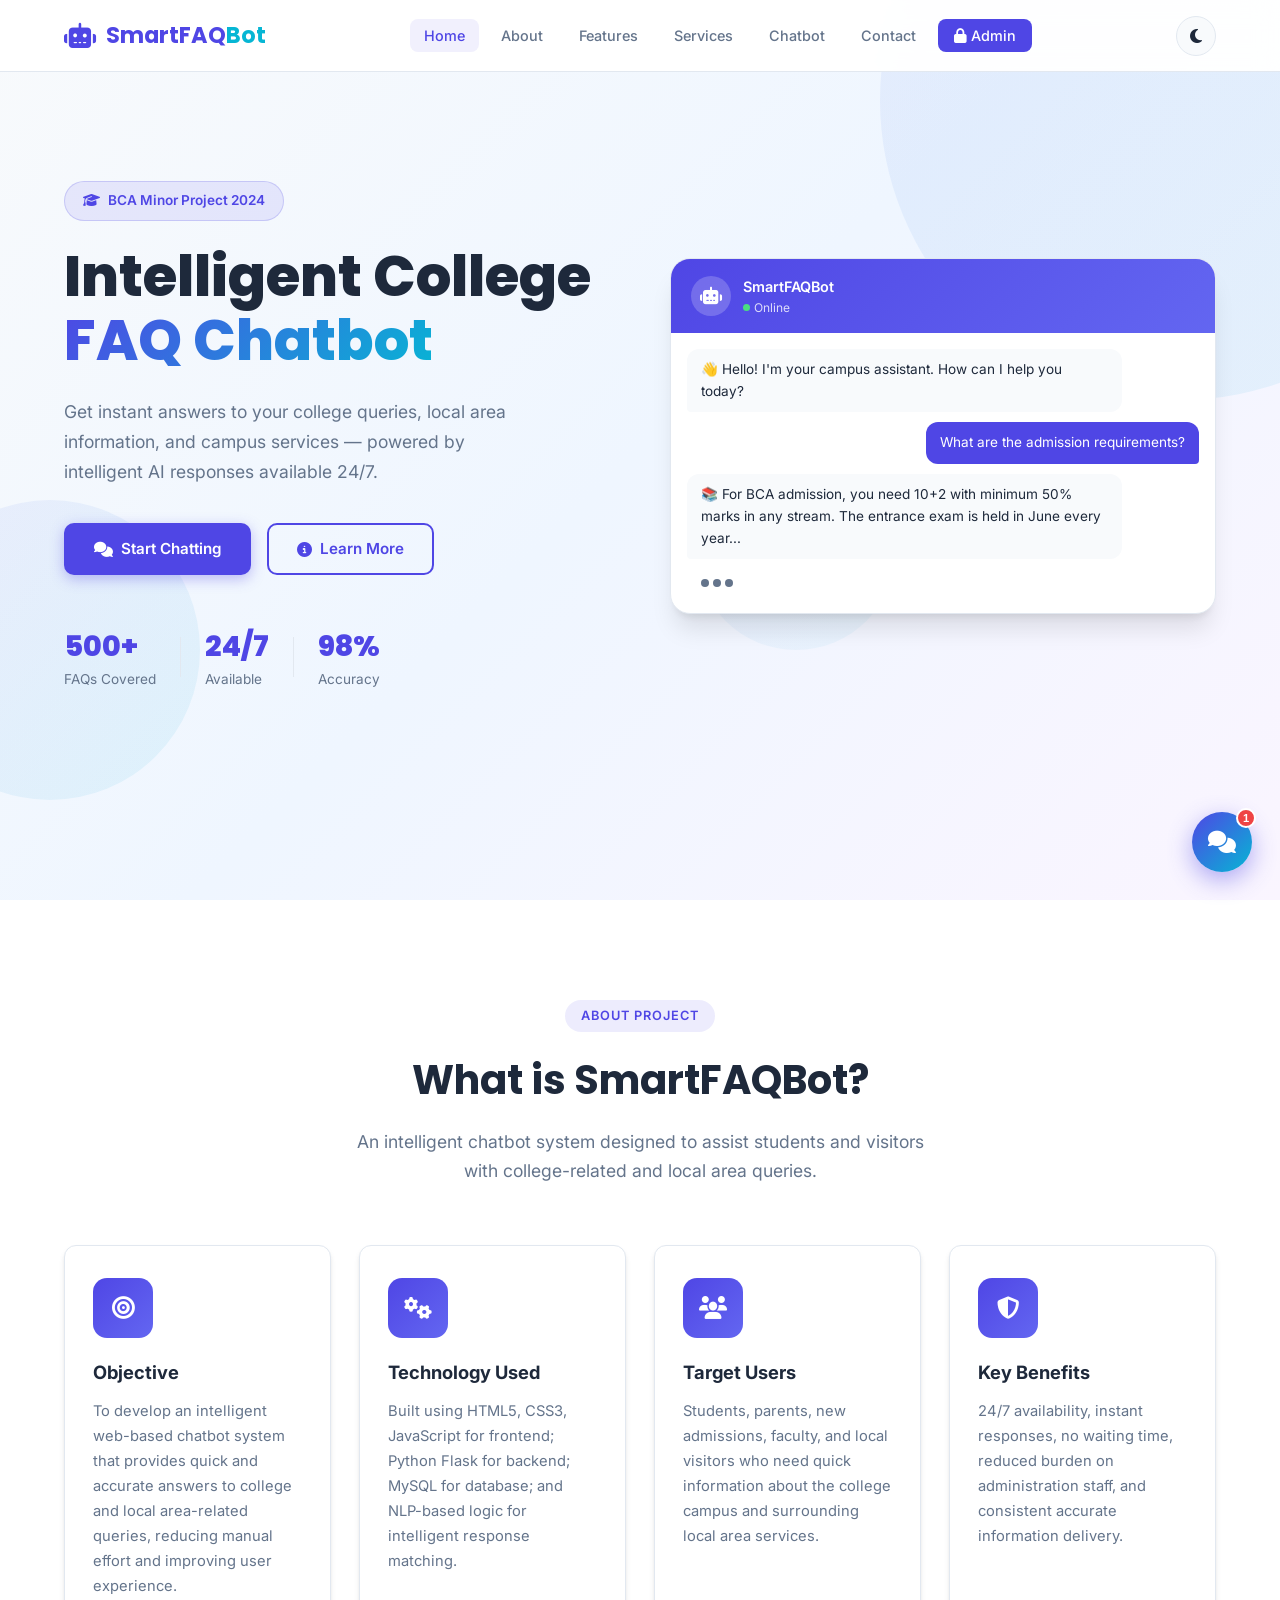
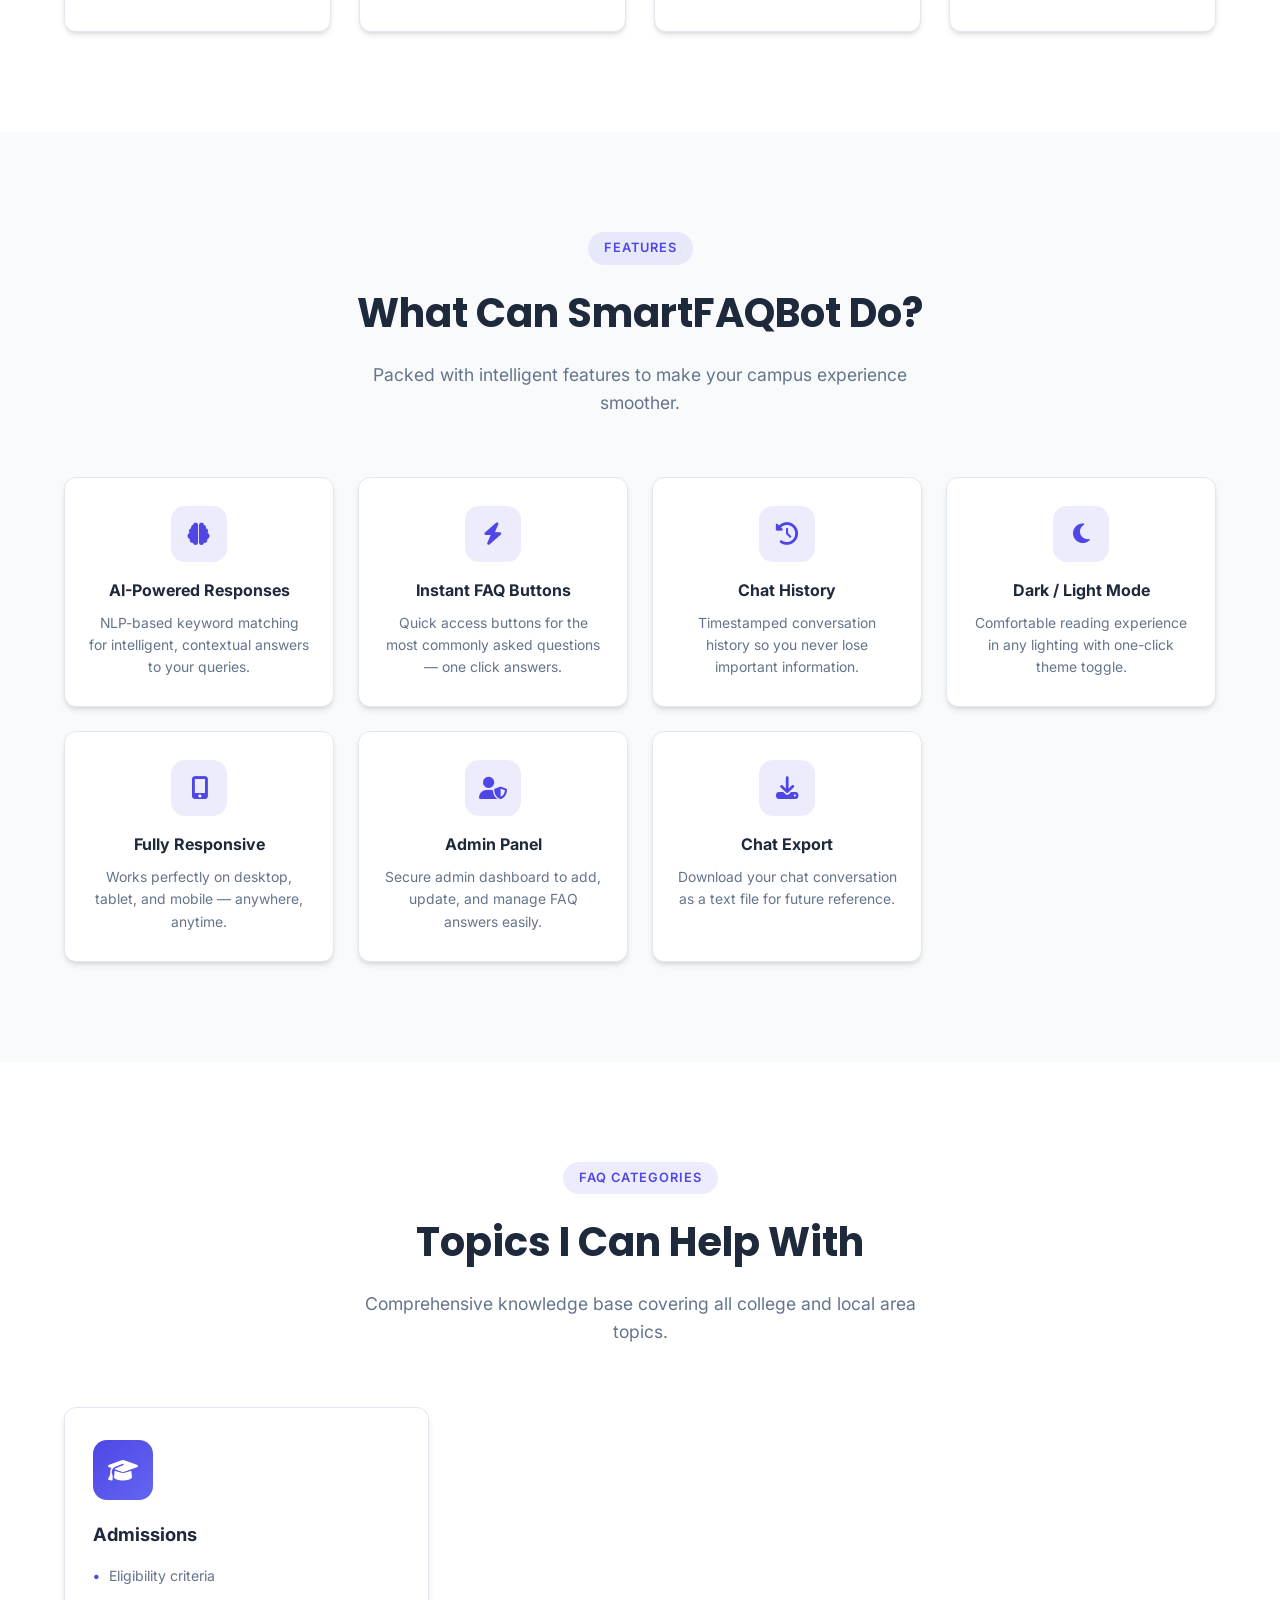
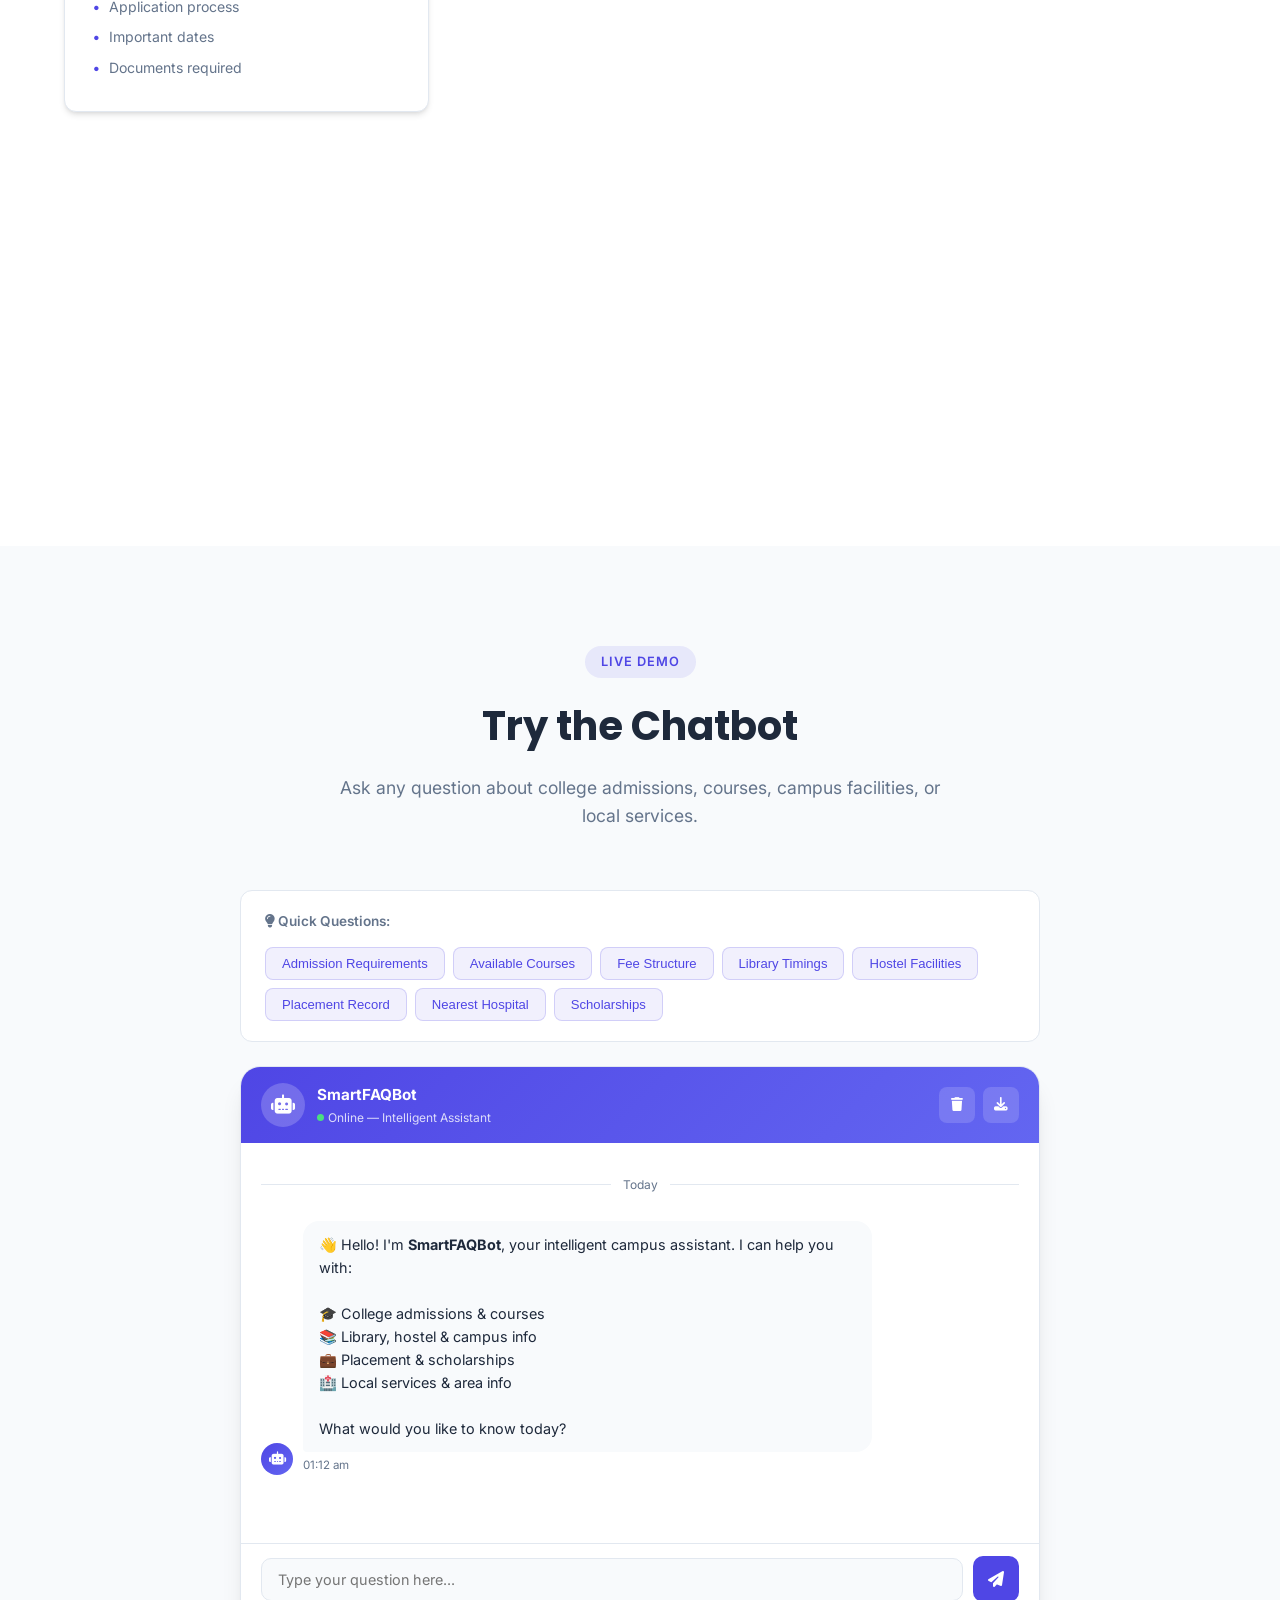
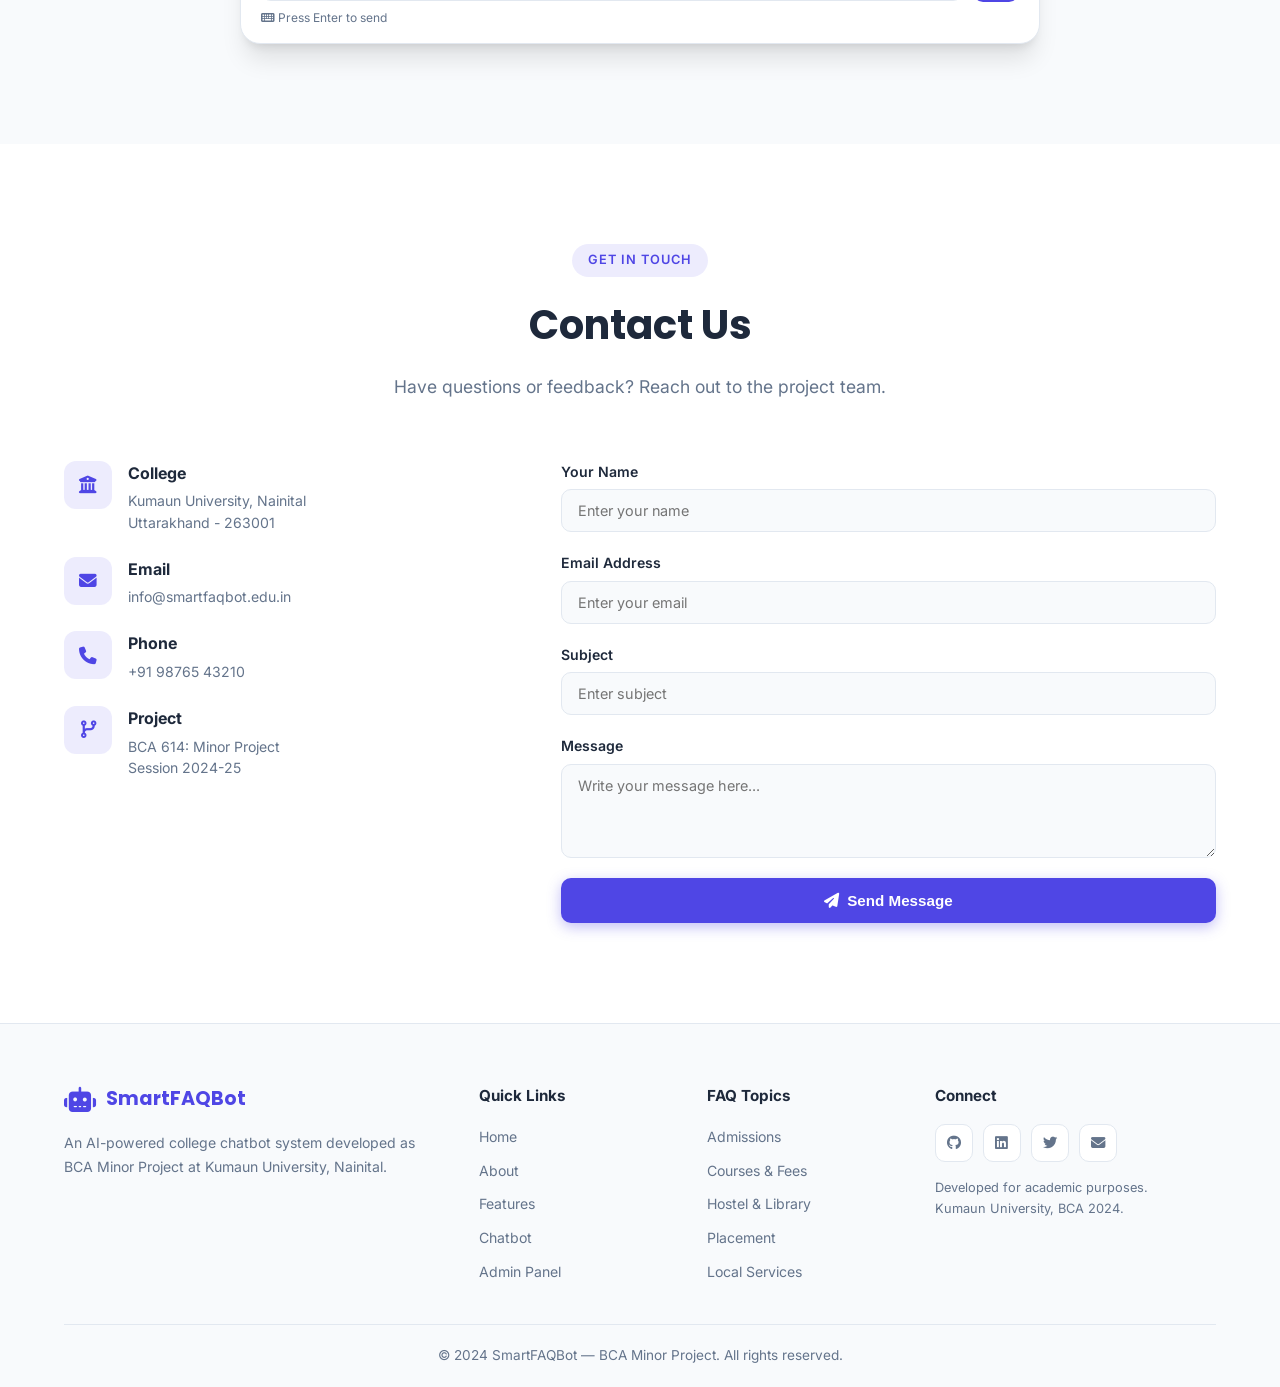
<file: index.html>
<!DOCTYPE html>
<html lang="en">
<head>
    <meta charset="UTF-8">
    <meta name="viewport" content="width=device-width, initial-scale=1.0">
    <title>Intelligent College FAQ Chatbot - Smart Campus Assistant</title>
    <link rel="stylesheet" href="css/style.css">
    <link rel="stylesheet" href="https://cdnjs.cloudflare.com/ajax/libs/font-awesome/6.4.0/css/all.min.css">
    <link href="https://fonts.googleapis.com/css2?family=Inter:wght@300;400;500;600;700&family=Poppins:wght@400;500;600;700;800&display=swap" rel="stylesheet">
</head>
<body>

<!-- ===== NAVBAR ===== -->
<nav class="navbar" id="navbar">
    <div class="nav-container">
        <div class="nav-logo">
            <i class="fas fa-robot"></i>
            <span>SmartFAQ<span class="accent">Bot</span></span>
        </div>
        <ul class="nav-links" id="navLinks">
            <li><a href="#home">Home</a></li>
            <li><a href="#about">About</a></li>
            <li><a href="#features">Features</a></li>
            <li><a href="#services">Services</a></li>
            <li><a href="#chatbot-section">Chatbot</a></li>
            <li><a href="#contact">Contact</a></li>
            <li><a href="admin/admin.html" class="admin-link"><i class="fas fa-lock"></i> Admin</a></li>
        </ul>
        <div class="nav-right">
            <button class="theme-toggle" id="themeToggle" title="Toggle Dark/Light Mode">
                <i class="fas fa-moon" id="themeIcon"></i>
            </button>
            <button class="hamburger" id="hamburger">
                <span></span><span></span><span></span>
            </button>
        </div>
    </div>
</nav>

<!-- ===== HERO SECTION ===== -->
<section class="hero" id="home">
    <div class="hero-bg-shapes">
        <div class="shape shape-1"></div>
        <div class="shape shape-2"></div>
        <div class="shape shape-3"></div>
    </div>
    <div class="hero-container">
        <div class="hero-content">
            <div class="hero-badge animate-fade-up">
                <i class="fas fa-graduation-cap"></i> BCA Minor Project 2024
            </div>
            <h1 class="hero-title animate-fade-up delay-1">
                Intelligent College<br>
                <span class="gradient-text">FAQ Chatbot</span>
            </h1>
            <p class="hero-desc animate-fade-up delay-2">
                Get instant answers to your college queries, local area information, and campus services — powered by intelligent AI responses available 24/7.
            </p>
            <div class="hero-btns animate-fade-up delay-3">
                <a href="#chatbot-section" class="btn btn-primary">
                    <i class="fas fa-comments"></i> Start Chatting
                </a>
                <a href="#about" class="btn btn-outline">
                    <i class="fas fa-info-circle"></i> Learn More
                </a>
            </div>
            <div class="hero-stats animate-fade-up delay-4">
                <div class="stat"><span>500+</span><p>FAQs Covered</p></div>
                <div class="stat-divider"></div>
                <div class="stat"><span>24/7</span><p>Available</p></div>
                <div class="stat-divider"></div>
                <div class="stat"><span>98%</span><p>Accuracy</p></div>
            </div>
        </div>
        <div class="hero-visual animate-fade-right delay-2">
            <div class="chat-preview-card">
                <div class="chat-header-preview">
                    <div class="bot-avatar-sm"><i class="fas fa-robot"></i></div>
                    <div>
                        <p class="bot-name-sm">SmartFAQBot</p>
                        <p class="bot-status"><span class="online-dot"></span> Online</p>
                    </div>
                </div>
                <div class="chat-msgs-preview">
                    <div class="preview-msg bot">👋 Hello! I'm your campus assistant. How can I help you today?</div>
                    <div class="preview-msg user">What are the admission requirements?</div>
                    <div class="preview-msg bot">📚 For BCA admission, you need 10+2 with minimum 50% marks in any stream. The entrance exam is held in June every year...</div>
                    <div class="typing-preview">
                        <span></span><span></span><span></span>
                    </div>
                </div>
            </div>
        </div>
    </div>
</section>

<!-- ===== ABOUT SECTION ===== -->
<section class="about" id="about">
    <div class="container">
        <div class="section-header">
            <span class="section-tag">About Project</span>
            <h2>What is SmartFAQBot?</h2>
            <p>An intelligent chatbot system designed to assist students and visitors with college-related and local area queries.</p>
        </div>
        <div class="about-grid">
            <div class="about-card animate-on-scroll">
                <div class="about-icon"><i class="fas fa-bullseye"></i></div>
                <h3>Objective</h3>
                <p>To develop an intelligent web-based chatbot system that provides quick and accurate answers to college and local area-related queries, reducing manual effort and improving user experience.</p>
            </div>
            <div class="about-card animate-on-scroll">
                <div class="about-icon"><i class="fas fa-cogs"></i></div>
                <h3>Technology Used</h3>
                <p>Built using HTML5, CSS3, JavaScript for frontend; Python Flask for backend; MySQL for database; and NLP-based logic for intelligent response matching.</p>
            </div>
            <div class="about-card animate-on-scroll">
                <div class="about-icon"><i class="fas fa-users"></i></div>
                <h3>Target Users</h3>
                <p>Students, parents, new admissions, faculty, and local visitors who need quick information about the college campus and surrounding local area services.</p>
            </div>
            <div class="about-card animate-on-scroll">
                <div class="about-icon"><i class="fas fa-shield-alt"></i></div>
                <h3>Key Benefits</h3>
                <p>24/7 availability, instant responses, no waiting time, reduced burden on administration staff, and consistent accurate information delivery.</p>
            </div>
        </div>
    </div>
</section>

<!-- ===== FEATURES SECTION ===== -->
<section class="features" id="features">
    <div class="container">
        <div class="section-header">
            <span class="section-tag">Features</span>
            <h2>What Can SmartFAQBot Do?</h2>
            <p>Packed with intelligent features to make your campus experience smoother.</p>
        </div>
        <div class="features-grid">
            <div class="feature-item animate-on-scroll">
                <div class="feature-icon"><i class="fas fa-brain"></i></div>
                <h4>AI-Powered Responses</h4>
                <p>NLP-based keyword matching for intelligent, contextual answers to your queries.</p>
            </div>
            <div class="feature-item animate-on-scroll">
                <div class="feature-icon"><i class="fas fa-bolt"></i></div>
                <h4>Instant FAQ Buttons</h4>
                <p>Quick access buttons for the most commonly asked questions — one click answers.</p>
            </div>
            <div class="feature-item animate-on-scroll">
                <div class="feature-icon"><i class="fas fa-history"></i></div>
                <h4>Chat History</h4>
                <p>Timestamped conversation history so you never lose important information.</p>
            </div>
            <div class="feature-item animate-on-scroll">
                <div class="feature-icon"><i class="fas fa-moon"></i></div>
                <h4>Dark / Light Mode</h4>
                <p>Comfortable reading experience in any lighting with one-click theme toggle.</p>
            </div>
            <div class="feature-item animate-on-scroll">
                <div class="feature-icon"><i class="fas fa-mobile-alt"></i></div>
                <h4>Fully Responsive</h4>
                <p>Works perfectly on desktop, tablet, and mobile — anywhere, anytime.</p>
            </div>
            <div class="feature-item animate-on-scroll">
                <div class="feature-icon"><i class="fas fa-user-shield"></i></div>
                <h4>Admin Panel</h4>
                <p>Secure admin dashboard to add, update, and manage FAQ answers easily.</p>
            </div>
            <div class="feature-item animate-on-scroll">
                <div class="feature-icon"><i class="fas fa-download"></i></div>
                <h4>Chat Export</h4>
                <p>Download your chat conversation as a text file for future reference.</p>
            </div>
            <div class="feature-item animate-on-scroll">
                <div class="feature-icon"><i class="fas fa-star"></i></div>
                <h4>Feedback System</h4>
                <p>Rate chatbot responses to help improve answer accuracy over time.</p>
            </div>
        </div>
    </div>
</section>

<!-- ===== SERVICES SECTION ===== -->
<section class="services" id="services">
    <div class="container">
        <div class="section-header">
            <span class="section-tag">FAQ Categories</span>
            <h2>Topics I Can Help With</h2>
            <p>Comprehensive knowledge base covering all college and local area topics.</p>
        </div>
        <div class="services-grid">
            <div class="service-card animate-on-scroll">
                <div class="service-icon college"><i class="fas fa-graduation-cap"></i></div>
                <h3>Admissions</h3>
                <ul>
                    <li>Eligibility criteria</li>
                    <li>Application process</li>
                    <li>Important dates</li>
                    <li>Documents required</li>
                </ul>
            </div>
            <div class="service-card animate-on-scroll">
                <div class="service-icon courses"><i class="fas fa-book-open"></i></div>
                <h3>Courses &amp; Fees</h3>
                <ul>
                    <li>Available programs</li>
                    <li>Fee structure</li>
                    <li>Scholarships</li>
                    <li>Exam schedule</li>
                </ul>
            </div>
            <div class="service-card animate-on-scroll">
                <div class="service-icon campus"><i class="fas fa-building"></i></div>
                <h3>Campus Facilities</h3>
                <ul>
                    <li>Library hours</li>
                    <li>Hostel details</li>
                    <li>Labs &amp; equipment</li>
                    <li>Sports facilities</li>
                </ul>
            </div>
            <div class="service-card animate-on-scroll">
                <div class="service-icon placement"><i class="fas fa-briefcase"></i></div>
                <h3>Placement</h3>
                <ul>
                    <li>Placement records</li>
                    <li>Top recruiters</li>
                    <li>Internships</li>
                    <li>Career guidance</li>
                </ul>
            </div>
            <div class="service-card animate-on-scroll">
                <div class="service-icon local"><i class="fas fa-map-marker-alt"></i></div>
                <h3>Local Services</h3>
                <ul>
                    <li>Nearby hospitals</li>
                    <li>Bus stations</li>
                    <li>ATMs &amp; banks</li>
                    <li>Markets &amp; food</li>
                </ul>
            </div>
            <div class="service-card animate-on-scroll">
                <div class="service-icon faculty"><i class="fas fa-chalkboard-teacher"></i></div>
                <h3>Faculty Info</h3>
                <ul>
                    <li>Department heads</li>
                    <li>Contact details</li>
                    <li>Office hours</li>
                    <li>Timetable info</li>
                </ul>
            </div>
        </div>
    </div>
</section>

<!-- ===== CHATBOT SECTION ===== -->
<section class="chatbot-section" id="chatbot-section">
    <div class="container">
        <div class="section-header">
            <span class="section-tag">Live Demo</span>
            <h2>Try the Chatbot</h2>
            <p>Ask any question about college admissions, courses, campus facilities, or local services.</p>
        </div>
        <div class="chatbot-demo-wrapper">
            <div class="faq-quick-buttons">
                <p><i class="fas fa-lightbulb"></i> Quick Questions:</p>
                <div class="faq-btn-grid">
                    <button class="faq-btn" onclick="sendQuickQuestion('What are the admission requirements?')">Admission Requirements</button>
                    <button class="faq-btn" onclick="sendQuickQuestion('What courses are available?')">Available Courses</button>
                    <button class="faq-btn" onclick="sendQuickQuestion('What is the fee structure?')">Fee Structure</button>
                    <button class="faq-btn" onclick="sendQuickQuestion('What are library timings?')">Library Timings</button>
                    <button class="faq-btn" onclick="sendQuickQuestion('Tell me about hostel facilities')">Hostel Facilities</button>
                    <button class="faq-btn" onclick="sendQuickQuestion('What is the placement record?')">Placement Record</button>
                    <button class="faq-btn" onclick="sendQuickQuestion('Where is the nearest hospital?')">Nearest Hospital</button>
                    <button class="faq-btn" onclick="sendQuickQuestion('What scholarships are available?')">Scholarships</button>
                </div>
            </div>

            <div class="chatbot-window">
                <div class="chat-header">
                    <div class="chat-header-left">
                        <div class="bot-avatar"><i class="fas fa-robot"></i></div>
                        <div class="bot-info">
                            <h4>SmartFAQBot</h4>
                            <p><span class="status-dot"></span> Online — Intelligent Assistant</p>
                        </div>
                    </div>
                    <div class="chat-header-actions">
                        <button onclick="clearChat()" title="Clear Chat"><i class="fas fa-trash"></i></button>
                        <button onclick="exportChat()" title="Export Chat"><i class="fas fa-download"></i></button>
                    </div>
                </div>

                <div class="chat-messages" id="chatMessages">
                    <div class="message-date-divider"><span>Today</span></div>
                    <div class="message bot-message">
                        <div class="bot-avatar-msg"><i class="fas fa-robot"></i></div>
                        <div class="message-content">
                            <div class="message-bubble">
                                👋 Hello! I'm <strong>SmartFAQBot</strong>, your intelligent campus assistant. I can help you with:<br><br>
                                🎓 College admissions &amp; courses<br>
                                📚 Library, hostel &amp; campus info<br>
                                💼 Placement &amp; scholarships<br>
                                🏥 Local services &amp; area info<br><br>
                                What would you like to know today?
                            </div>
                            <span class="message-time" id="welcomeTime"></span>
                        </div>
                    </div>
                </div>

                <div class="typing-indicator" id="typingIndicator" style="display:none;">
                    <div class="bot-avatar-msg"><i class="fas fa-robot"></i></div>
                    <div class="typing-dots"><span></span><span></span><span></span></div>
                </div>

                <div class="chat-input-area">
                    <div class="feedback-bar" id="feedbackBar" style="display:none;">
                        <span>Was this helpful?</span>
                        <button onclick="rateFeedback(true)"><i class="fas fa-thumbs-up"></i> Yes</button>
                        <button onclick="rateFeedback(false)"><i class="fas fa-thumbs-down"></i> No</button>
                        <button onclick="document.getElementById('feedbackBar').style.display='none'"><i class="fas fa-times"></i></button>
                    </div>
                    <div class="input-row">
                        <input type="text" id="userInput" placeholder="Type your question here..." autocomplete="off">
                        <button class="send-btn" id="sendBtn" onclick="sendMessage()">
                            <i class="fas fa-paper-plane"></i>
                        </button>
                    </div>
                    <p class="input-hint"><i class="fas fa-keyboard"></i> Press Enter to send</p>
                </div>
            </div>
        </div>
    </div>
</section>

<!-- ===== CONTACT SECTION ===== -->
<section class="contact" id="contact">
    <div class="container">
        <div class="section-header">
            <span class="section-tag">Get in Touch</span>
            <h2>Contact Us</h2>
            <p>Have questions or feedback? Reach out to the project team.</p>
        </div>
        <div class="contact-grid">
            <div class="contact-info animate-on-scroll">
                <div class="contact-item">
                    <div class="contact-icon"><i class="fas fa-university"></i></div>
                    <div>
                        <h4>College</h4>
                        <p>Kumaun University, Nainital<br>Uttarakhand - 263001</p>
                    </div>
                </div>
                <div class="contact-item">
                    <div class="contact-icon"><i class="fas fa-envelope"></i></div>
                    <div>
                        <h4>Email</h4>
                        <p>info@smartfaqbot.edu.in</p>
                    </div>
                </div>
                <div class="contact-item">
                    <div class="contact-icon"><i class="fas fa-phone"></i></div>
                    <div>
                        <h4>Phone</h4>
                        <p>+91 98765 43210</p>
                    </div>
                </div>
                <div class="contact-item">
                    <div class="contact-icon"><i class="fas fa-code-branch"></i></div>
                    <div>
                        <h4>Project</h4>
                        <p>BCA 614: Minor Project<br>Session 2024-25</p>
                    </div>
                </div>
            </div>
            <form class="contact-form animate-on-scroll" id="contactForm">
                <div class="form-group">
                    <label>Your Name</label>
                    <input type="text" placeholder="Enter your name" required>
                </div>
                <div class="form-group">
                    <label>Email Address</label>
                    <input type="email" placeholder="Enter your email" required>
                </div>
                <div class="form-group">
                    <label>Subject</label>
                    <input type="text" placeholder="Enter subject">
                </div>
                <div class="form-group">
                    <label>Message</label>
                    <textarea placeholder="Write your message here..." rows="4" required></textarea>
                </div>
                <button type="submit" class="btn btn-primary full-width">
                    <i class="fas fa-paper-plane"></i> Send Message
                </button>
            </form>
        </div>
    </div>
</section>

<!-- ===== FOOTER ===== -->
<footer class="footer">
    <div class="container">
        <div class="footer-grid">
            <div class="footer-brand">
                <div class="nav-logo"><i class="fas fa-robot"></i> SmartFAQBot</div>
                <p>An AI-powered college chatbot system developed as BCA Minor Project at Kumaun University, Nainital.</p>
            </div>
            <div class="footer-links">
                <h4>Quick Links</h4>
                <ul>
                    <li><a href="#home">Home</a></li>
                    <li><a href="#about">About</a></li>
                    <li><a href="#features">Features</a></li>
                    <li><a href="#chatbot-section">Chatbot</a></li>
                    <li><a href="admin/admin.html">Admin Panel</a></li>
                </ul>
            </div>
            <div class="footer-links">
                <h4>FAQ Topics</h4>
                <ul>
                    <li><a href="#">Admissions</a></li>
                    <li><a href="#">Courses &amp; Fees</a></li>
                    <li><a href="#">Hostel &amp; Library</a></li>
                    <li><a href="#">Placement</a></li>
                    <li><a href="#">Local Services</a></li>
                </ul>
            </div>
            <div class="footer-contact">
                <h4>Connect</h4>
                <div class="social-links">
                    <a href="#"><i class="fab fa-github"></i></a>
                    <a href="#"><i class="fab fa-linkedin"></i></a>
                    <a href="#"><i class="fab fa-twitter"></i></a>
                    <a href="#"><i class="fas fa-envelope"></i></a>
                </div>
                <p class="footer-note">Developed for academic purposes.<br>Kumaun University, BCA 2024.</p>
            </div>
        </div>
        <div class="footer-bottom">
            <p>&copy; 2024 SmartFAQBot — BCA Minor Project. All rights reserved.</p>
        </div>
    </div>
</footer>

<!-- ===== FLOATING CHATBOT WIDGET ===== -->
<div class="floating-chat-widget" id="floatingWidget">
    <div class="floating-chat-box" id="floatingChatBox" style="display:none;">
        <div class="floating-header">
            <div class="bot-avatar-sm"><i class="fas fa-robot"></i></div>
            <div>
                <h4>SmartFAQBot</h4>
                <p><span class="online-dot"></span> Online</p>
            </div>
            <button onclick="toggleFloatingChat()"><i class="fas fa-times"></i></button>
        </div>
        <div class="floating-msgs" id="floatingMsgs">
            <div class="floating-msg bot">Hi! Got a quick question? Ask me anything! 😊</div>
        </div>
        <div class="floating-input-row">
            <input type="text" id="floatingInput" placeholder="Type here...">
            <button onclick="sendFloatingMessage()"><i class="fas fa-paper-plane"></i></button>
        </div>
    </div>
    <button class="chat-fab" onclick="toggleFloatingChat()" id="chatFab">
        <i class="fas fa-comments" id="fabIcon"></i>
        <span class="fab-badge">1</span>
    </button>
</div>

<script src="js/chatbot.js"></script>
<script src="js/script.js"></script>
</body>
</html>
</file>
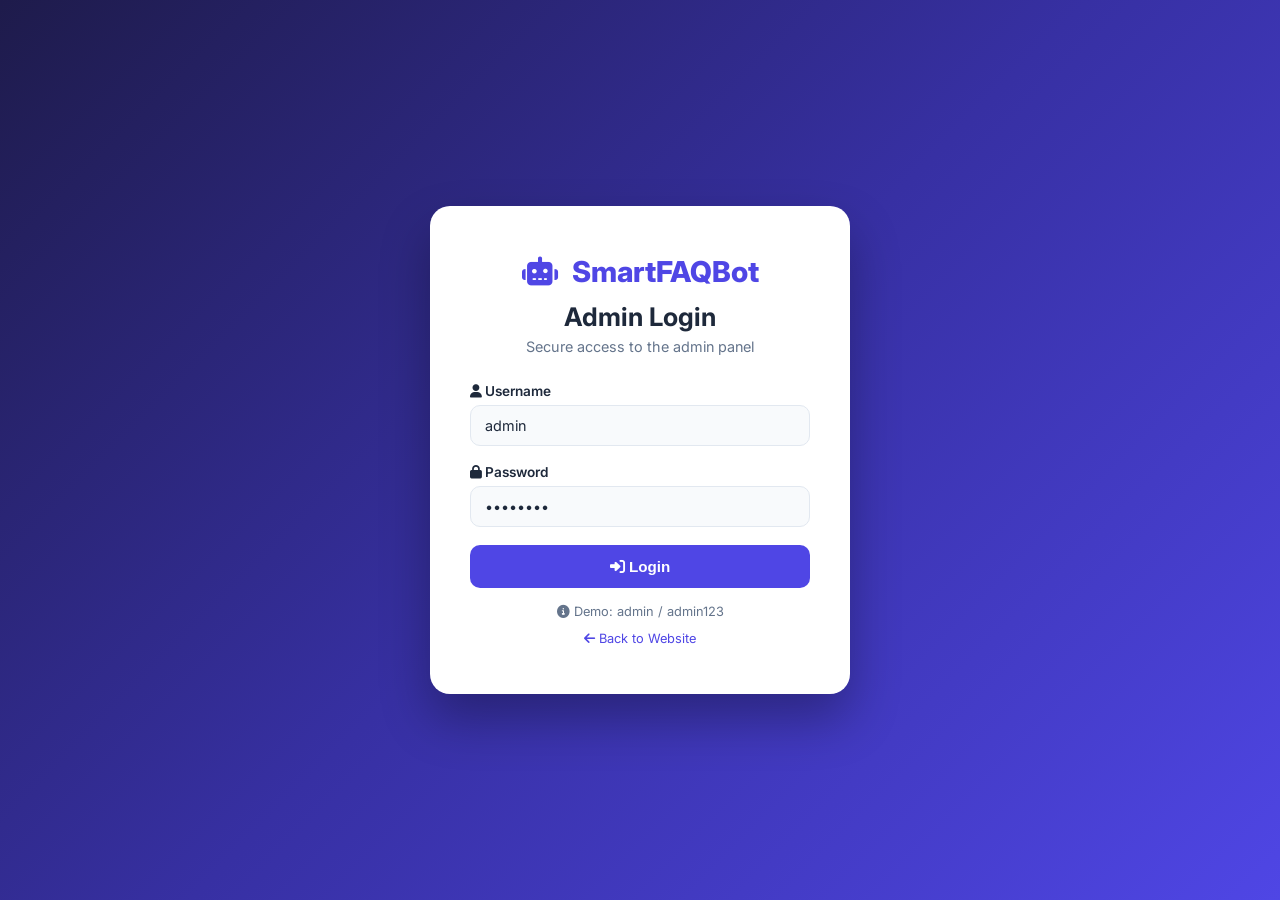
<file: admin/admin.html>
<!DOCTYPE html>
<html lang="en">
<head>
    <meta charset="UTF-8">
    <meta name="viewport" content="width=device-width, initial-scale=1.0">
    <title>Admin Dashboard - SmartFAQBot</title>
    <link rel="stylesheet" href="admin.css">
    <link rel="stylesheet" href="https://cdnjs.cloudflare.com/ajax/libs/font-awesome/6.4.0/css/all.min.css">
    <link href="https://fonts.googleapis.com/css2?family=Inter:wght@400;500;600;700&display=swap" rel="stylesheet">
</head>
<body>

<!-- ===== LOGIN SCREEN ===== -->
<div class="login-overlay" id="loginOverlay">
    <div class="login-card">
        <div class="login-logo"><i class="fas fa-robot"></i> SmartFAQBot</div>
        <h2>Admin Login</h2>
        <p class="login-sub">Secure access to the admin panel</p>
        <div class="alert" id="loginAlert" style="display:none;"></div>
        <form id="loginForm">
            <div class="field">
                <label><i class="fas fa-user"></i> Username</label>
                <input type="text" id="loginUsername" placeholder="Enter username" value="admin">
            </div>
            <div class="field">
                <label><i class="fas fa-lock"></i> Password</label>
                <input type="password" id="loginPassword" placeholder="Enter password" value="admin123">
            </div>
            <button type="submit" class="login-btn" id="loginBtn">
                <span id="loginBtnText"><i class="fas fa-sign-in-alt"></i> Login</span>
            </button>
        </form>
        <p class="demo-note"><i class="fas fa-info-circle"></i> Demo: admin / admin123</p>
        <p style="margin-top:12px;font-size:0.8rem;"><a href="../index.html" style="color:#4f46e5;"><i class="fas fa-arrow-left"></i> Back to Website</a></p>
    </div>
</div>

<!-- ===== ADMIN DASHBOARD ===== -->
<div class="admin-layout" id="adminLayout" style="display:none;">

    <!-- Sidebar -->
    <aside class="sidebar" id="sidebar">
        <div class="sidebar-logo">
            <i class="fas fa-robot"></i>
            <span>SmartFAQBot <small>Admin</small></span>
        </div>
        <nav class="sidebar-nav">
            <a href="#" class="nav-item active" data-page="dashboard">
                <i class="fas fa-th-large"></i> Dashboard
            </a>
            <a href="#" class="nav-item" data-page="faqs">
                <i class="fas fa-question-circle"></i> Manage FAQs
            </a>
            <a href="#" class="nav-item" data-page="chatlogs">
                <i class="fas fa-comments"></i> Chat Logs
            </a>
            <a href="#" class="nav-item" data-page="add-faq">
                <i class="fas fa-plus-circle"></i> Add FAQ
            </a>
        </nav>
        <div class="sidebar-footer">
            <a href="../index.html" style="display:block;text-align:center;color:rgba(255,255,255,0.6);font-size:0.8rem;margin-bottom:10px;"><i class="fas fa-globe"></i> View Website</a>
            <button onclick="logout()" class="logout-btn">
                <i class="fas fa-sign-out-alt"></i> Logout
            </button>
        </div>
    </aside>

    <!-- Main Content -->
    <main class="admin-main">
        <header class="admin-topbar">
            <button class="menu-toggle" onclick="toggleSidebar()"><i class="fas fa-bars"></i></button>
            <div class="topbar-title" id="topbarTitle">Dashboard</div>
            <div class="topbar-right">
                <span class="admin-badge"><i class="fas fa-user-shield"></i> Admin</span>
            </div>
        </header>

        <!-- DASHBOARD PAGE -->
        <div class="page active" id="page-dashboard">
            <div class="page-header">
                <h1>Dashboard Overview</h1>
                <p>Welcome back, Admin! Here's the system summary.</p>
            </div>
            <div class="stats-grid" id="statsGrid">
                <div class="stat-card purple">
                    <div class="stat-icon"><i class="fas fa-question-circle"></i></div>
                    <div class="stat-info">
                        <span class="stat-value" id="statFaqs">—</span>
                        <span class="stat-label">Total FAQs</span>
                    </div>
                </div>
                <div class="stat-card blue">
                    <div class="stat-icon"><i class="fas fa-comments"></i></div>
                    <div class="stat-info">
                        <span class="stat-value" id="statChats">—</span>
                        <span class="stat-label">Total Chats</span>
                    </div>
                </div>
                <div class="stat-card green">
                    <div class="stat-icon"><i class="fas fa-calendar-day"></i></div>
                    <div class="stat-info">
                        <span class="stat-value" id="statToday">—</span>
                        <span class="stat-label">Today's Chats</span>
                    </div>
                </div>
                <div class="stat-card orange">
                    <div class="stat-icon"><i class="fas fa-users"></i></div>
                    <div class="stat-info">
                        <span class="stat-value" id="statUsers">—</span>
                        <span class="stat-label">Active Users</span>
                    </div>
                </div>
            </div>
            <div class="dashboard-cards">
                <div class="dash-card">
                    <h3><i class="fas fa-clock"></i> Recent Chat Activity</h3>
                    <div id="recentChats" class="recent-list"><p class="loading">Loading...</p></div>
                </div>
                <div class="dash-card">
                    <h3><i class="fas fa-info-circle"></i> System Info</h3>
                    <div class="sys-info">
                        <div class="sys-row"><span>Project</span><span>SmartFAQBot v1.0</span></div>
                        <div class="sys-row"><span>Backend</span><span>Python Flask</span></div>
                        <div class="sys-row"><span>Database</span><span>MySQL</span></div>
                        <div class="sys-row"><span>Status</span><span class="badge-active">Active</span></div>
                        <div class="sys-row"><span>API URL</span><span>localhost:5000</span></div>
                    </div>
                </div>
            </div>
        </div>

        <!-- MANAGE FAQs PAGE -->
        <div class="page" id="page-faqs">
            <div class="page-header">
                <h1>Manage FAQs</h1>
                <button class="btn-primary" onclick="showPage('add-faq')"><i class="fas fa-plus"></i> Add FAQ</button>
            </div>
            <div class="search-bar">
                <input type="text" id="faqSearch" placeholder="Search FAQs..." oninput="filterFaqs()">
                <select id="faqCategoryFilter" onchange="filterFaqs()">
                    <option value="">All Categories</option>
                    <option value="Admissions">Admissions</option>
                    <option value="Courses">Courses</option>
                    <option value="Fees">Fees</option>
                    <option value="Campus">Campus</option>
                    <option value="Placement">Placement</option>
                    <option value="Local Services">Local Services</option>
                </select>
            </div>
            <div id="faqsTable" class="table-container"><p class="loading">Loading FAQs...</p></div>
        </div>

        <!-- ADD FAQ PAGE -->
        <div class="page" id="page-add-faq">
            <div class="page-header">
                <h1 id="faqFormTitle">Add New FAQ</h1>
            </div>
            <div class="form-card">
                <form id="faqForm" onsubmit="saveFaq(event)">
                    <input type="hidden" id="editFaqId">
                    <div class="form-row">
                        <div class="field">
                            <label>Category *</label>
                            <select id="faqCategory" required>
                                <option value="">Select Category</option>
                                <option value="Admissions">Admissions</option>
                                <option value="Courses">Courses</option>
                                <option value="Fees">Fees</option>
                                <option value="Scholarships">Scholarships</option>
                                <option value="Campus">Campus Facilities</option>
                                <option value="Placement">Placement</option>
                                <option value="Local Services">Local Services</option>
                                <option value="General">General</option>
                            </select>
                        </div>
                        <div class="field">
                            <label>Status</label>
                            <select id="faqStatus">
                                <option value="active">Active</option>
                                <option value="inactive">Inactive</option>
                            </select>
                        </div>
                    </div>
                    <div class="field">
                        <label>Question *</label>
                        <input type="text" id="faqQuestion" placeholder="Enter the FAQ question..." required>
                    </div>
                    <div class="field">
                        <label>Answer *</label>
                        <textarea id="faqAnswer" rows="6" placeholder="Enter the detailed answer..." required></textarea>
                    </div>
                    <div class="field">
                        <label>Keywords (comma-separated)</label>
                        <input type="text" id="faqKeywords" placeholder="e.g. admission, apply, eligibility">
                        <small>Keywords help the bot match user queries more accurately</small>
                    </div>
                    <div class="form-btns">
                        <button type="submit" class="btn-primary"><i class="fas fa-save"></i> Save FAQ</button>
                        <button type="button" class="btn-secondary" onclick="resetFaqForm()"><i class="fas fa-times"></i> Cancel</button>
                    </div>
                </form>
            </div>
        </div>

        <!-- CHAT LOGS PAGE -->
        <div class="page" id="page-chatlogs">
            <div class="page-header">
                <h1>Chat Logs</h1>
                <button class="btn-secondary" onclick="loadChatLogs()"><i class="fas fa-sync"></i> Refresh</button>
            </div>
            <div id="chatLogsTable" class="table-container"><p class="loading">Loading chat logs...</p></div>
        </div>
    </main>
</div>

<!-- Edit FAQ Modal -->
<div class="modal-overlay" id="editModal" style="display:none;">
    <div class="modal">
        <div class="modal-header">
            <h3>Edit FAQ</h3>
            <button onclick="closeModal()"><i class="fas fa-times"></i></button>
        </div>
        <form onsubmit="updateFaq(event)">
            <input type="hidden" id="modalFaqId">
            <div class="field"><label>Question</label><input type="text" id="modalQuestion" required></div>
            <div class="field"><label>Answer</label><textarea id="modalAnswer" rows="5" required></textarea></div>
            <div class="field"><label>Category</label>
                <select id="modalCategory">
                    <option value="Admissions">Admissions</option>
                    <option value="Courses">Courses</option>
                    <option value="Fees">Fees</option>
                    <option value="Campus">Campus</option>
                    <option value="Placement">Placement</option>
                    <option value="Local Services">Local Services</option>
                    <option value="General">General</option>
                </select>
            </div>
            <div class="field"><label>Keywords</label><input type="text" id="modalKeywords"></div>
            <div class="modal-btns">
                <button type="submit" class="btn-primary">Update FAQ</button>
                <button type="button" class="btn-secondary" onclick="closeModal()">Cancel</button>
            </div>
        </form>
    </div>
</div>

<script src="admin.js"></script>
</body>
</html>
</file>
<file: css/style.css>
/* ================================================
   SmartFAQBot - Main Stylesheet
   Project: Intelligent College FAQ Chatbot
   BCA Minor Project 2024
================================================ */

/* ---- CSS Variables / Theme ---- */
:root {
    --primary: #4f46e5;
    --primary-dark: #3730a3;
    --primary-light: #6366f1;
    --secondary: #06b6d4;
    --accent: #f59e0b;
    --success: #10b981;
    --danger: #ef4444;
    --bg: #ffffff;
    --bg-alt: #f8fafc;
    --bg-card: #ffffff;
    --text: #1e293b;
    --text-muted: #64748b;
    --border: #e2e8f0;
    --shadow: 0 4px 6px -1px rgba(0,0,0,.1), 0 2px 4px -2px rgba(0,0,0,.1);
    --shadow-lg: 0 10px 15px -3px rgba(0,0,0,.1), 0 4px 6px -4px rgba(0,0,0,.1);
    --shadow-xl: 0 20px 25px -5px rgba(0,0,0,.1), 0 8px 10px -6px rgba(0,0,0,.1);
    --radius: 12px;
    --radius-lg: 20px;
    --transition: all 0.3s ease;
    --navbar-height: 72px;
}

[data-theme="dark"] {
    --bg: #0f172a;
    --bg-alt: #1e293b;
    --bg-card: #1e293b;
    --text: #f1f5f9;
    --text-muted: #94a3b8;
    --border: #334155;
    --shadow: 0 4px 6px -1px rgba(0,0,0,.4), 0 2px 4px -2px rgba(0,0,0,.3);
    --shadow-lg: 0 10px 15px -3px rgba(0,0,0,.4);
    --shadow-xl: 0 20px 25px -5px rgba(0,0,0,.5);
}

/* ---- Reset & Base ---- */
*, *::before, *::after { box-sizing: border-box; margin: 0; padding: 0; }

html { scroll-behavior: smooth; font-size: 16px; }

body {
    font-family: 'Inter', sans-serif;
    background: var(--bg);
    color: var(--text);
    line-height: 1.6;
    transition: background 0.3s ease, color 0.3s ease;
}

a { text-decoration: none; color: inherit; transition: var(--transition); }
img { max-width: 100%; }
ul { list-style: none; }

.container { max-width: 1200px; margin: 0 auto; padding: 0 24px; }

/* ---- Navbar ---- */
.navbar {
    position: fixed; top: 0; left: 0; right: 0; z-index: 1000;
    height: var(--navbar-height);
    background: rgba(255,255,255,0.95);
    backdrop-filter: blur(12px);
    border-bottom: 1px solid var(--border);
    transition: var(--transition);
}
[data-theme="dark"] .navbar { background: rgba(15,23,42,0.95); }
.navbar.scrolled { box-shadow: var(--shadow-lg); }

.nav-container {
    max-width: 1200px; margin: 0 auto; padding: 0 24px;
    height: 100%;
    display: flex; align-items: center; justify-content: space-between;
}

.nav-logo {
    display: flex; align-items: center; gap: 10px;
    font-family: 'Poppins', sans-serif;
    font-size: 1.4rem; font-weight: 700;
    color: var(--primary);
}
.nav-logo i { font-size: 1.6rem; }
.nav-logo .accent { color: var(--secondary); }

.nav-links {
    display: flex; align-items: center; gap: 8px;
}
.nav-links a {
    padding: 8px 14px; border-radius: 8px;
    font-size: 0.9rem; font-weight: 500; color: var(--text-muted);
}
.nav-links a:hover { color: var(--primary); background: rgba(79,70,229,0.08); }
.nav-links .admin-link {
    background: var(--primary); color: #fff; padding: 8px 16px;
}
.nav-links .admin-link:hover { background: var(--primary-dark); color: #fff; }

.nav-right { display: flex; align-items: center; gap: 12px; }

.theme-toggle {
    width: 40px; height: 40px; border-radius: 50%;
    border: 1.5px solid var(--border);
    background: var(--bg-alt); color: var(--text);
    cursor: pointer; font-size: 1rem; transition: var(--transition);
    display: flex; align-items: center; justify-content: center;
}
.theme-toggle:hover { background: var(--primary); color: #fff; border-color: var(--primary); }

.hamburger {
    display: none; flex-direction: column; gap: 5px;
    background: none; border: none; cursor: pointer; padding: 4px;
}
.hamburger span {
    display: block; width: 24px; height: 2px;
    background: var(--text); border-radius: 2px; transition: var(--transition);
}

/* ---- Buttons ---- */
.btn {
    display: inline-flex; align-items: center; gap: 8px;
    padding: 12px 28px; border-radius: 10px;
    font-size: 0.95rem; font-weight: 600;
    border: 2px solid transparent; cursor: pointer;
    transition: var(--transition);
}
.btn-primary {
    background: var(--primary); color: #fff;
    box-shadow: 0 4px 14px rgba(79,70,229,0.35);
}
.btn-primary:hover {
    background: var(--primary-dark);
    transform: translateY(-2px);
    box-shadow: 0 6px 20px rgba(79,70,229,0.45);
}
.btn-outline {
    background: transparent; color: var(--primary);
    border-color: var(--primary);
}
.btn-outline:hover { background: var(--primary); color: #fff; transform: translateY(-2px); }
.full-width { width: 100%; justify-content: center; }

/* ---- Section Styling ---- */
section { padding: 100px 0; }
.section-header { text-align: center; margin-bottom: 60px; }
.section-tag {
    display: inline-block;
    background: rgba(79,70,229,0.1); color: var(--primary);
    padding: 6px 16px; border-radius: 20px;
    font-size: 0.8rem; font-weight: 600; letter-spacing: 1px;
    text-transform: uppercase; margin-bottom: 16px;
}
.section-header h2 {
    font-family: 'Poppins', sans-serif;
    font-size: 2.5rem; font-weight: 700;
    color: var(--text); margin-bottom: 16px;
}
.section-header p { font-size: 1.1rem; color: var(--text-muted); max-width: 600px; margin: 0 auto; }

/* ---- Hero ---- */
.hero {
    min-height: 100vh;
    display: flex; align-items: center;
    padding-top: var(--navbar-height);
    background: linear-gradient(135deg, #f8fafc 0%, #eff6ff 50%, #faf5ff 100%);
    position: relative; overflow: hidden;
}
[data-theme="dark"] .hero { background: linear-gradient(135deg, #0f172a 0%, #1e1b4b 50%, #0f172a 100%); }

.hero-bg-shapes { position: absolute; inset: 0; overflow: hidden; pointer-events: none; }
.shape {
    position: absolute; border-radius: 50%;
    background: linear-gradient(135deg, var(--primary-light), var(--secondary));
    opacity: 0.08;
}
.shape-1 { width: 600px; height: 600px; top: -200px; right: -200px; }
.shape-2 { width: 300px; height: 300px; bottom: 100px; left: -100px; }
.shape-3 { width: 200px; height: 200px; top: 50%; right: 30%; opacity: 0.05; }

.hero-container {
    max-width: 1200px; margin: 0 auto; padding: 60px 24px;
    display: grid; grid-template-columns: 1fr 1fr;
    gap: 60px; align-items: center;
}

.hero-badge {
    display: inline-flex; align-items: center; gap: 8px;
    background: rgba(79,70,229,0.1); color: var(--primary);
    padding: 8px 18px; border-radius: 20px;
    font-size: 0.85rem; font-weight: 600;
    border: 1px solid rgba(79,70,229,0.2);
    margin-bottom: 24px;
}

.hero-title {
    font-family: 'Poppins', sans-serif;
    font-size: 3.5rem; font-weight: 800; line-height: 1.15;
    margin-bottom: 24px; color: var(--text);
}
.gradient-text {
    background: linear-gradient(135deg, var(--primary), var(--secondary));
    -webkit-background-clip: text; -webkit-text-fill-color: transparent;
    background-clip: text;
}
.hero-desc {
    font-size: 1.1rem; color: var(--text-muted);
    margin-bottom: 36px; max-width: 480px; line-height: 1.7;
}
.hero-btns { display: flex; gap: 16px; flex-wrap: wrap; margin-bottom: 48px; }

.hero-stats { display: flex; align-items: center; gap: 24px; }
.stat span {
    display: block; font-size: 1.8rem; font-weight: 800;
    font-family: 'Poppins', sans-serif; color: var(--primary);
}
.stat p { font-size: 0.85rem; color: var(--text-muted); }
.stat-divider { width: 1px; height: 40px; background: var(--border); }

/* Chat Preview Card */
.chat-preview-card {
    background: var(--bg-card); border-radius: var(--radius-lg);
    box-shadow: var(--shadow-xl); overflow: hidden;
    border: 1px solid var(--border);
    animation: float 3s ease-in-out infinite;
}
@keyframes float { 0%,100% { transform: translateY(0); } 50% { transform: translateY(-10px); } }

.chat-header-preview {
    background: linear-gradient(135deg, var(--primary), var(--primary-light));
    padding: 16px 20px; display: flex; align-items: center; gap: 12px;
}
.bot-avatar-sm {
    width: 40px; height: 40px; border-radius: 50%;
    background: rgba(255,255,255,0.2);
    display: flex; align-items: center; justify-content: center;
    color: #fff; font-size: 1.1rem;
}
.bot-name-sm { color: #fff; font-weight: 600; font-size: 0.9rem; }
.bot-status { color: rgba(255,255,255,0.8); font-size: 0.75rem; display: flex; align-items: center; gap: 4px; }

.online-dot {
    width: 7px; height: 7px; border-radius: 50%;
    background: #4ade80; display: inline-block;
    animation: pulse 2s infinite;
}
@keyframes pulse { 0%,100% { opacity: 1; } 50% { opacity: 0.5; } }

.chat-msgs-preview { padding: 16px; display: flex; flex-direction: column; gap: 10px; }
.preview-msg {
    padding: 10px 14px; border-radius: 12px;
    font-size: 0.85rem; max-width: 85%;
}
.preview-msg.bot { background: var(--bg-alt); color: var(--text); align-self: flex-start; border-bottom-left-radius: 4px; }
.preview-msg.user { background: var(--primary); color: #fff; align-self: flex-end; border-bottom-right-radius: 4px; }

.typing-preview { display: flex; gap: 4px; align-items: center; padding: 10px 14px; }
.typing-preview span {
    width: 8px; height: 8px; border-radius: 50%;
    background: var(--text-muted); animation: typingBounce 1s infinite;
}
.typing-preview span:nth-child(2) { animation-delay: 0.2s; }
.typing-preview span:nth-child(3) { animation-delay: 0.4s; }
@keyframes typingBounce { 0%,60%,100% { transform: translateY(0); } 30% { transform: translateY(-8px); } }

/* ---- About ---- */
.about { background: var(--bg); }
.about-grid { display: grid; grid-template-columns: repeat(auto-fit, minmax(250px, 1fr)); gap: 28px; }
.about-card {
    background: var(--bg-card); border-radius: var(--radius);
    padding: 32px 28px; box-shadow: var(--shadow);
    border: 1px solid var(--border);
    transition: var(--transition);
}
.about-card:hover { transform: translateY(-4px); box-shadow: var(--shadow-xl); }
.about-icon {
    width: 60px; height: 60px; border-radius: 14px;
    background: linear-gradient(135deg, var(--primary), var(--primary-light));
    display: flex; align-items: center; justify-content: center;
    color: #fff; font-size: 1.4rem; margin-bottom: 20px;
}
.about-card h3 { font-size: 1.15rem; font-weight: 700; margin-bottom: 12px; }
.about-card p { color: var(--text-muted); font-size: 0.92rem; line-height: 1.7; }

/* ---- Features ---- */
.features { background: var(--bg-alt); }
.features-grid { display: grid; grid-template-columns: repeat(auto-fit, minmax(220px, 1fr)); gap: 24px; }
.feature-item {
    background: var(--bg-card); border-radius: var(--radius);
    padding: 28px 24px; text-align: center;
    box-shadow: var(--shadow); border: 1px solid var(--border);
    transition: var(--transition);
}
.feature-item:hover { transform: translateY(-4px); box-shadow: var(--shadow-xl); border-color: var(--primary); }
.feature-icon {
    width: 56px; height: 56px; border-radius: 14px;
    background: rgba(79,70,229,0.1); color: var(--primary);
    font-size: 1.4rem; margin: 0 auto 16px;
    display: flex; align-items: center; justify-content: center;
    transition: var(--transition);
}
.feature-item:hover .feature-icon { background: var(--primary); color: #fff; }
.feature-item h4 { font-weight: 700; margin-bottom: 8px; font-size: 1rem; }
.feature-item p { color: var(--text-muted); font-size: 0.87rem; line-height: 1.6; }

/* ---- Services ---- */
.services { background: var(--bg); }
.services-grid { display: grid; grid-template-columns: repeat(auto-fit, minmax(280px, 1fr)); gap: 28px; }
.service-card {
    background: var(--bg-card); border-radius: var(--radius);
    padding: 32px 28px; box-shadow: var(--shadow);
    border: 1px solid var(--border); transition: var(--transition);
}
.service-card:hover { transform: translateY(-4px); box-shadow: var(--shadow-xl); }
.service-icon {
    width: 60px; height: 60px; border-radius: 14px;
    display: flex; align-items: center; justify-content: center;
    font-size: 1.5rem; color: #fff; margin-bottom: 20px;
}
.service-icon.college { background: linear-gradient(135deg, #4f46e5, #6366f1); }
.service-icon.courses { background: linear-gradient(135deg, #06b6d4, #0ea5e9); }
.service-icon.campus { background: linear-gradient(135deg, #10b981, #34d399); }
.service-icon.placement { background: linear-gradient(135deg, #f59e0b, #fbbf24); }
.service-icon.local { background: linear-gradient(135deg, #ef4444, #f87171); }
.service-icon.faculty { background: linear-gradient(135deg, #8b5cf6, #a78bfa); }
.service-card h3 { font-size: 1.15rem; font-weight: 700; margin-bottom: 16px; }
.service-card ul { display: flex; flex-direction: column; gap: 8px; }
.service-card ul li { color: var(--text-muted); font-size: 0.88rem; padding-left: 16px; position: relative; }
.service-card ul li::before { content: "•"; color: var(--primary); position: absolute; left: 0; font-weight: 700; }

/* ---- Chatbot Demo ---- */
.chatbot-section { background: var(--bg-alt); }
.chatbot-demo-wrapper { max-width: 800px; margin: 0 auto; }

/* Quick FAQ Buttons */
.faq-quick-buttons {
    background: var(--bg-card); border-radius: var(--radius);
    padding: 20px 24px; margin-bottom: 24px;
    border: 1px solid var(--border);
}
.faq-quick-buttons p { color: var(--text-muted); font-size: 0.85rem; font-weight: 600; margin-bottom: 14px; }
.faq-btn-grid { display: flex; flex-wrap: wrap; gap: 8px; }
.faq-btn {
    padding: 8px 16px; border-radius: 8px;
    background: rgba(79,70,229,0.08); color: var(--primary);
    border: 1px solid rgba(79,70,229,0.2);
    font-size: 0.82rem; font-weight: 500; cursor: pointer;
    transition: var(--transition);
}
.faq-btn:hover { background: var(--primary); color: #fff; border-color: var(--primary); }

/* Chatbot Window */
.chatbot-window {
    background: var(--bg-card); border-radius: var(--radius-lg);
    box-shadow: var(--shadow-xl); overflow: hidden;
    border: 1px solid var(--border);
}
.chat-header {
    background: linear-gradient(135deg, var(--primary), var(--primary-light));
    padding: 16px 20px; display: flex; align-items: center; justify-content: space-between;
}
.chat-header-left { display: flex; align-items: center; gap: 12px; }
.bot-avatar {
    width: 44px; height: 44px; border-radius: 50%;
    background: rgba(255,255,255,0.2);
    display: flex; align-items: center; justify-content: center;
    color: #fff; font-size: 1.2rem;
}
.bot-info h4 { color: #fff; font-weight: 700; font-size: 0.95rem; }
.bot-info p { color: rgba(255,255,255,0.8); font-size: 0.75rem; display: flex; align-items: center; gap: 4px; }
.status-dot {
    width: 7px; height: 7px; border-radius: 50%;
    background: #4ade80; display: inline-block; animation: pulse 2s infinite;
}
.chat-header-actions { display: flex; gap: 8px; }
.chat-header-actions button {
    width: 36px; height: 36px; border-radius: 8px;
    background: rgba(255,255,255,0.15); border: none;
    color: #fff; cursor: pointer; font-size: 0.85rem;
    transition: var(--transition);
    display: flex; align-items: center; justify-content: center;
}
.chat-header-actions button:hover { background: rgba(255,255,255,0.25); }

.chat-messages {
    height: 400px; overflow-y: auto; padding: 20px;
    display: flex; flex-direction: column; gap: 16px;
    scroll-behavior: smooth;
}
.chat-messages::-webkit-scrollbar { width: 4px; }
.chat-messages::-webkit-scrollbar-track { background: transparent; }
.chat-messages::-webkit-scrollbar-thumb { background: var(--border); border-radius: 2px; }

.message-date-divider {
    text-align: center; position: relative;
    margin: 8px 0;
}
.message-date-divider::before {
    content: ''; position: absolute;
    left: 0; right: 0; top: 50%; height: 1px; background: var(--border);
}
.message-date-divider span {
    position: relative; background: var(--bg-card);
    padding: 0 12px; color: var(--text-muted); font-size: 0.75rem;
}

.message { display: flex; gap: 10px; align-items: flex-end; }
.bot-message { flex-direction: row; }
.user-message { flex-direction: row-reverse; }

.bot-avatar-msg {
    width: 32px; height: 32px; border-radius: 50%; flex-shrink: 0;
    background: linear-gradient(135deg, var(--primary), var(--primary-light));
    display: flex; align-items: center; justify-content: center;
    color: #fff; font-size: 0.85rem;
}
.message-content { max-width: 75%; display: flex; flex-direction: column; gap: 4px; }
.message-bubble {
    padding: 12px 16px; border-radius: 16px; font-size: 0.9rem; line-height: 1.6;
}
.bot-message .message-bubble {
    background: var(--bg-alt); color: var(--text);
    border-bottom-left-radius: 4px;
}
.user-message .message-bubble {
    background: var(--primary); color: #fff;
    border-bottom-right-radius: 4px;
    align-self: flex-end;
}
.message-time { font-size: 0.72rem; color: var(--text-muted); }
.user-message .message-content { align-items: flex-end; }

/* Typing Indicator */
.typing-indicator {
    display: flex; align-items: center; gap: 10px;
    padding: 0 20px 12px;
}
.typing-dots { display: flex; gap: 4px; padding: 12px 16px; background: var(--bg-alt); border-radius: 16px; border-bottom-left-radius: 4px; }
.typing-dots span {
    width: 8px; height: 8px; border-radius: 50%;
    background: var(--text-muted); animation: typingBounce 1.2s infinite;
}
.typing-dots span:nth-child(2) { animation-delay: 0.2s; }
.typing-dots span:nth-child(3) { animation-delay: 0.4s; }

/* Chat Input */
.chat-input-area { padding: 12px 20px 16px; border-top: 1px solid var(--border); }
.feedback-bar {
    display: flex; align-items: center; gap: 8px;
    padding: 8px 12px; background: var(--bg-alt); border-radius: 8px;
    margin-bottom: 10px; font-size: 0.82rem; color: var(--text-muted);
}
.feedback-bar button {
    padding: 4px 10px; border-radius: 6px; border: 1px solid var(--border);
    background: var(--bg-card); cursor: pointer; font-size: 0.8rem;
    color: var(--text); transition: var(--transition);
}
.feedback-bar button:hover { background: var(--primary); color: #fff; }
.input-row { display: flex; gap: 10px; align-items: center; }
.input-row input {
    flex: 1; padding: 12px 16px; border-radius: 10px;
    border: 1.5px solid var(--border); background: var(--bg-alt);
    color: var(--text); font-size: 0.9rem; font-family: inherit;
    transition: var(--transition);
}
.input-row input:focus { outline: none; border-color: var(--primary); background: var(--bg); }
.send-btn {
    width: 46px; height: 46px; border-radius: 10px;
    background: var(--primary); color: #fff;
    border: none; cursor: pointer; font-size: 1rem;
    display: flex; align-items: center; justify-content: center;
    transition: var(--transition);
}
.send-btn:hover { background: var(--primary-dark); transform: scale(1.05); }
.input-hint { font-size: 0.75rem; color: var(--text-muted); margin-top: 6px; }

/* ---- Contact ---- */
.contact { background: var(--bg); }
.contact-grid { display: grid; grid-template-columns: 1fr 1.5fr; gap: 60px; align-items: start; }
.contact-info { display: flex; flex-direction: column; gap: 24px; }
.contact-item { display: flex; gap: 16px; align-items: flex-start; }
.contact-icon {
    width: 48px; height: 48px; border-radius: 12px; flex-shrink: 0;
    background: rgba(79,70,229,0.1); color: var(--primary);
    display: flex; align-items: center; justify-content: center; font-size: 1.1rem;
}
.contact-item h4 { font-weight: 700; margin-bottom: 4px; }
.contact-item p { color: var(--text-muted); font-size: 0.88rem; line-height: 1.5; }

.contact-form { display: flex; flex-direction: column; gap: 20px; }
.form-group { display: flex; flex-direction: column; gap: 6px; }
.form-group label { font-size: 0.88rem; font-weight: 600; color: var(--text); }
.form-group input, .form-group textarea {
    padding: 12px 16px; border-radius: 10px;
    border: 1.5px solid var(--border); background: var(--bg-alt);
    color: var(--text); font-size: 0.9rem; font-family: inherit;
    transition: var(--transition); resize: vertical;
}
.form-group input:focus, .form-group textarea:focus { outline: none; border-color: var(--primary); }

/* ---- Footer ---- */
.footer { background: var(--bg-alt); border-top: 1px solid var(--border); padding: 60px 0 0; }
.footer-grid { display: grid; grid-template-columns: 2fr 1fr 1fr 1.5fr; gap: 40px; padding-bottom: 40px; }
.footer-brand .nav-logo { margin-bottom: 16px; font-size: 1.2rem; }
.footer-brand p { color: var(--text-muted); font-size: 0.88rem; line-height: 1.7; }
.footer-links h4 { font-weight: 700; margin-bottom: 16px; font-size: 0.95rem; }
.footer-links ul { display: flex; flex-direction: column; gap: 8px; }
.footer-links ul li a { color: var(--text-muted); font-size: 0.88rem; }
.footer-links ul li a:hover { color: var(--primary); }
.footer-contact h4 { font-weight: 700; margin-bottom: 16px; font-size: 0.95rem; }
.social-links { display: flex; gap: 10px; margin-bottom: 16px; }
.social-links a {
    width: 38px; height: 38px; border-radius: 10px;
    background: var(--bg-card); border: 1px solid var(--border);
    display: flex; align-items: center; justify-content: center;
    color: var(--text-muted); font-size: 0.9rem; transition: var(--transition);
}
.social-links a:hover { background: var(--primary); color: #fff; border-color: var(--primary); }
.footer-note { color: var(--text-muted); font-size: 0.8rem; line-height: 1.6; }
.footer-bottom {
    border-top: 1px solid var(--border); padding: 20px 0;
    text-align: center; color: var(--text-muted); font-size: 0.85rem;
}

/* ---- Floating Chat Widget ---- */
.floating-chat-widget { position: fixed; bottom: 28px; right: 28px; z-index: 999; }
.chat-fab {
    width: 60px; height: 60px; border-radius: 50%;
    background: linear-gradient(135deg, var(--primary), var(--secondary));
    border: none; color: #fff; font-size: 1.4rem;
    cursor: pointer; box-shadow: 0 8px 25px rgba(79,70,229,0.45);
    transition: var(--transition); position: relative;
    display: flex; align-items: center; justify-content: center;
}
.chat-fab:hover { transform: scale(1.1); box-shadow: 0 12px 30px rgba(79,70,229,0.55); }
.fab-badge {
    position: absolute; top: -4px; right: -4px;
    width: 20px; height: 20px; border-radius: 50%;
    background: var(--danger); color: #fff; font-size: 0.7rem;
    font-weight: 700; display: flex; align-items: center; justify-content: center;
    border: 2px solid var(--bg);
}
.floating-chat-box {
    position: absolute; bottom: 72px; right: 0;
    width: 320px; background: var(--bg-card);
    border-radius: var(--radius-lg); box-shadow: var(--shadow-xl);
    overflow: hidden; border: 1px solid var(--border);
    animation: slideUp 0.3s ease;
}
@keyframes slideUp { from { opacity: 0; transform: translateY(20px); } to { opacity: 1; transform: translateY(0); } }

.floating-header {
    background: linear-gradient(135deg, var(--primary), var(--primary-light));
    padding: 14px 16px; display: flex; align-items: center; gap: 10px;
}
.floating-header h4 { color: #fff; font-size: 0.9rem; font-weight: 700; flex: 1; }
.floating-header p { color: rgba(255,255,255,0.8); font-size: 0.72rem; display: flex; gap: 4px; align-items: center; }
.floating-header button { background: none; border: none; color: rgba(255,255,255,0.8); cursor: pointer; font-size: 1rem; margin-left: auto; }

.floating-msgs {
    height: 200px; overflow-y: auto; padding: 14px;
    display: flex; flex-direction: column; gap: 8px;
}
.floating-msg {
    padding: 8px 12px; border-radius: 10px; font-size: 0.82rem; max-width: 85%;
}
.floating-msg.bot { background: var(--bg-alt); align-self: flex-start; border-bottom-left-radius: 2px; }
.floating-msg.user { background: var(--primary); color: #fff; align-self: flex-end; border-bottom-right-radius: 2px; }

.floating-input-row {
    padding: 10px; border-top: 1px solid var(--border);
    display: flex; gap: 8px;
}
.floating-input-row input {
    flex: 1; padding: 8px 12px; border-radius: 8px;
    border: 1px solid var(--border); background: var(--bg-alt);
    color: var(--text); font-size: 0.85rem; font-family: inherit;
}
.floating-input-row input:focus { outline: none; border-color: var(--primary); }
.floating-input-row button {
    width: 36px; height: 36px; border-radius: 8px;
    background: var(--primary); color: #fff; border: none;
    cursor: pointer; font-size: 0.85rem;
    display: flex; align-items: center; justify-content: center;
    transition: var(--transition);
}
.floating-input-row button:hover { background: var(--primary-dark); }

/* ---- Animations ---- */
.animate-fade-up { opacity: 0; transform: translateY(30px); animation: fadeUp 0.7s forwards; }
.delay-1 { animation-delay: 0.1s; }
.delay-2 { animation-delay: 0.2s; }
.delay-3 { animation-delay: 0.3s; }
.delay-4 { animation-delay: 0.5s; }
@keyframes fadeUp { to { opacity: 1; transform: translateY(0); } }

.animate-fade-right { opacity: 0; transform: translateX(40px); animation: fadeRight 0.8s 0.3s forwards; }
@keyframes fadeRight { to { opacity: 1; transform: translateX(0); } }

.animate-on-scroll { opacity: 0; transform: translateY(24px); transition: opacity 0.6s ease, transform 0.6s ease; }
.animate-on-scroll.visible { opacity: 1; transform: translateY(0); }

/* ---- Responsive ---- */
@media (max-width: 1024px) {
    .hero-container { grid-template-columns: 1fr; gap: 40px; }
    .hero-visual { display: none; }
    .contact-grid { grid-template-columns: 1fr; gap: 40px; }
    .footer-grid { grid-template-columns: 1fr 1fr; gap: 30px; }
}

@media (max-width: 768px) {
    .nav-links { display: none; position: absolute; top: var(--navbar-height); left: 0; right: 0; background: var(--bg); border-bottom: 1px solid var(--border); flex-direction: column; padding: 16px; gap: 4px; }
    .nav-links.open { display: flex; }
    .hamburger { display: flex; }
    .hero-title { font-size: 2.5rem; }
    .section-header h2 { font-size: 1.9rem; }
    section { padding: 70px 0; }
    .footer-grid { grid-template-columns: 1fr; }
    .floating-chat-box { width: 290px; }
    .chat-messages { height: 320px; }
    .faq-btn-grid { flex-direction: column; }
    .faq-btn { text-align: left; }
}

@media (max-width: 480px) {
    .hero-title { font-size: 2rem; }
    .hero-btns { flex-direction: column; }
    .btn { width: 100%; justify-content: center; }
    .floating-chat-widget { bottom: 16px; right: 16px; }
}
</file>
<file: admin/admin.css>
/* SmartFAQBot Admin Panel Styles */
:root {
    --primary: #4f46e5; --primary-dark: #3730a3;
    --success: #10b981; --danger: #ef4444; --warning: #f59e0b;
    --bg: #f1f5f9; --card: #ffffff; --text: #1e293b;
    --text-muted: #64748b; --border: #e2e8f0;
    --sidebar-bg: #1e1b4b; --sidebar-text: rgba(255,255,255,0.8);
}
*, *::before, *::after { box-sizing: border-box; margin: 0; padding: 0; }
body { font-family: 'Inter', sans-serif; background: var(--bg); color: var(--text); }
a { text-decoration: none; color: inherit; }

/* Login */
.login-overlay {
    min-height: 100vh; display: flex; align-items: center; justify-content: center;
    background: linear-gradient(135deg, #1e1b4b, #3730a3, #4f46e5);
}
.login-card {
    background: #fff; border-radius: 20px; padding: 48px 40px;
    width: 100%; max-width: 420px; box-shadow: 0 25px 50px rgba(0,0,0,0.3);
    text-align: center;
}
.login-logo { font-size: 1.8rem; font-weight: 800; color: var(--primary); margin-bottom: 12px; }
.login-logo i { margin-right: 8px; }
.login-card h2 { font-size: 1.6rem; margin-bottom: 6px; }
.login-sub { color: var(--text-muted); margin-bottom: 28px; font-size: 0.9rem; }
.field { margin-bottom: 18px; text-align: left; }
.field label { display: block; font-size: 0.85rem; font-weight: 600; margin-bottom: 6px; color: var(--text); }
.field input, .field textarea, .field select {
    width: 100%; padding: 11px 14px; border-radius: 10px;
    border: 1.5px solid var(--border); background: #f8fafc;
    color: var(--text); font-size: 0.9rem; font-family: inherit; transition: border 0.2s;
}
.field input:focus, .field textarea:focus, .field select:focus { outline: none; border-color: var(--primary); }
.field small { color: var(--text-muted); font-size: 0.78rem; margin-top: 4px; display: block; }
.login-btn {
    width: 100%; padding: 13px; border-radius: 10px;
    background: var(--primary); color: #fff; font-size: 0.95rem; font-weight: 600;
    border: none; cursor: pointer; transition: background 0.2s;
}
.login-btn:hover { background: var(--primary-dark); }
.demo-note { color: var(--text-muted); font-size: 0.8rem; margin-top: 16px; }
.alert {
    padding: 10px 16px; border-radius: 8px; margin-bottom: 16px;
    font-size: 0.85rem; font-weight: 500;
}
.alert.error { background: #fee2e2; color: var(--danger); border: 1px solid #fecaca; }
.alert.success { background: #d1fae5; color: var(--success); border: 1px solid #a7f3d0; }

/* Admin Layout */
.admin-layout { display: flex; min-height: 100vh; }
.sidebar {
    width: 240px; background: var(--sidebar-bg); flex-shrink: 0;
    display: flex; flex-direction: column; position: fixed; top: 0; left: 0;
    height: 100vh; z-index: 100; transition: transform 0.3s;
}
.sidebar-logo {
    padding: 24px 20px 20px; font-size: 1.1rem; font-weight: 700;
    color: #fff; display: flex; align-items: center; gap: 10px;
    border-bottom: 1px solid rgba(255,255,255,0.1);
}
.sidebar-logo small { font-size: 0.7rem; font-weight: 400; color: rgba(255,255,255,0.5); display: block; }
.sidebar-nav { flex: 1; padding: 16px 12px; display: flex; flex-direction: column; gap: 4px; }
.nav-item {
    display: flex; align-items: center; gap: 12px;
    padding: 10px 14px; border-radius: 10px; font-size: 0.88rem;
    color: var(--sidebar-text); transition: all 0.2s; font-weight: 500;
}
.nav-item:hover, .nav-item.active { background: rgba(255,255,255,0.15); color: #fff; }
.nav-item i { width: 18px; text-align: center; }
.sidebar-footer { padding: 16px 12px; border-top: 1px solid rgba(255,255,255,0.1); }
.logout-btn {
    width: 100%; padding: 10px; border-radius: 10px;
    background: rgba(239,68,68,0.2); color: #fca5a5; border: none;
    cursor: pointer; font-size: 0.88rem; font-weight: 600;
    display: flex; align-items: center; justify-content: center; gap: 8px;
    transition: background 0.2s;
}
.logout-btn:hover { background: rgba(239,68,68,0.35); color: #fff; }

/* Main Content */
.admin-main { margin-left: 240px; flex: 1; min-height: 100vh; display: flex; flex-direction: column; }
.admin-topbar {
    height: 64px; background: var(--card); border-bottom: 1px solid var(--border);
    display: flex; align-items: center; gap: 16px; padding: 0 24px;
    position: sticky; top: 0; z-index: 50;
}
.menu-toggle { display: none; background: none; border: none; font-size: 1.2rem; cursor: pointer; color: var(--text); }
.topbar-title { font-weight: 700; font-size: 1rem; flex: 1; }
.admin-badge {
    padding: 6px 14px; border-radius: 20px;
    background: rgba(79,70,229,0.1); color: var(--primary); font-size: 0.8rem; font-weight: 600;
}

/* Pages */
.page { display: none; padding: 28px 28px 60px; }
.page.active { display: block; }
.page-header {
    display: flex; align-items: center; justify-content: space-between;
    margin-bottom: 28px;
}
.page-header h1 { font-size: 1.6rem; font-weight: 700; }
.page-header p { color: var(--text-muted); font-size: 0.9rem; margin-top: 4px; }

/* Stats Cards */
.stats-grid { display: grid; grid-template-columns: repeat(auto-fit, minmax(200px, 1fr)); gap: 20px; margin-bottom: 28px; }
.stat-card {
    background: var(--card); border-radius: 14px; padding: 24px 20px;
    display: flex; align-items: center; gap: 18px;
    box-shadow: 0 1px 3px rgba(0,0,0,.07); border: 1px solid var(--border);
}
.stat-icon {
    width: 52px; height: 52px; border-radius: 14px;
    display: flex; align-items: center; justify-content: center; font-size: 1.3rem; color: #fff;
}
.stat-card.purple .stat-icon { background: linear-gradient(135deg, #4f46e5, #6366f1); }
.stat-card.blue .stat-icon { background: linear-gradient(135deg, #06b6d4, #0ea5e9); }
.stat-card.green .stat-icon { background: linear-gradient(135deg, #10b981, #34d399); }
.stat-card.orange .stat-icon { background: linear-gradient(135deg, #f59e0b, #fbbf24); }
.stat-value { display: block; font-size: 1.8rem; font-weight: 800; line-height: 1; color: var(--text); }
.stat-label { font-size: 0.8rem; color: var(--text-muted); font-weight: 500; margin-top: 4px; display: block; }

/* Dashboard Cards */
.dashboard-cards { display: grid; grid-template-columns: 1.5fr 1fr; gap: 20px; }
.dash-card { background: var(--card); border-radius: 14px; padding: 24px; border: 1px solid var(--border); }
.dash-card h3 { font-size: 0.95rem; font-weight: 700; margin-bottom: 20px; display: flex; align-items: center; gap: 8px; color: var(--text); }
.recent-list { display: flex; flex-direction: column; gap: 12px; }
.log-item { padding: 12px; background: var(--bg); border-radius: 10px; }
.log-user { font-size: 0.85rem; font-weight: 600; color: var(--primary); margin-bottom: 3px; }
.log-bot { font-size: 0.8rem; color: var(--text-muted); line-height: 1.5; }
.log-time { font-size: 0.72rem; color: var(--text-muted); margin-top: 4px; }

.sys-info { display: flex; flex-direction: column; gap: 12px; }
.sys-row { display: flex; justify-content: space-between; align-items: center; font-size: 0.87rem; padding: 8px 0; border-bottom: 1px solid var(--border); }
.sys-row:last-child { border-bottom: none; }
.sys-row span:first-child { color: var(--text-muted); }
.sys-row span:last-child { font-weight: 600; }
.badge-active { background: #d1fae5; color: #065f46; padding: 2px 10px; border-radius: 20px; font-size: 0.78rem; }

/* Table */
.table-container { background: var(--card); border-radius: 14px; overflow: hidden; border: 1px solid var(--border); }
table { width: 100%; border-collapse: collapse; }
thead { background: var(--bg); }
th { padding: 14px 16px; text-align: left; font-size: 0.8rem; font-weight: 700; color: var(--text-muted); text-transform: uppercase; letter-spacing: 0.5px; }
td { padding: 14px 16px; border-top: 1px solid var(--border); font-size: 0.87rem; }
tbody tr:hover { background: var(--bg); }
.category-badge {
    padding: 3px 10px; border-radius: 20px; font-size: 0.75rem; font-weight: 600;
    background: rgba(79,70,229,0.1); color: var(--primary); display: inline-block;
}
.status-badge { padding: 3px 10px; border-radius: 20px; font-size: 0.75rem; font-weight: 600; }
.status-badge.active { background: #d1fae5; color: #065f46; }
.status-badge.inactive { background: #fee2e2; color: #7f1d1d; }

/* Action buttons */
.action-btns { display: flex; gap: 6px; }
.btn-edit, .btn-delete {
    padding: 6px 12px; border-radius: 7px; font-size: 0.78rem; font-weight: 600;
    cursor: pointer; border: none; transition: all 0.2s;
}
.btn-edit { background: rgba(79,70,229,0.1); color: var(--primary); }
.btn-edit:hover { background: var(--primary); color: #fff; }
.btn-delete { background: rgba(239,68,68,0.1); color: var(--danger); }
.btn-delete:hover { background: var(--danger); color: #fff; }

/* Search/Filter */
.search-bar { display: flex; gap: 12px; margin-bottom: 20px; }
.search-bar input { flex: 1; padding: 10px 16px; border-radius: 10px; border: 1.5px solid var(--border); background: var(--card); color: var(--text); font-family: inherit; }
.search-bar input:focus { outline: none; border-color: var(--primary); }
.search-bar select { padding: 10px 14px; border-radius: 10px; border: 1.5px solid var(--border); background: var(--card); color: var(--text); font-family: inherit; }

/* Form Card */
.form-card { background: var(--card); border-radius: 14px; padding: 32px; border: 1px solid var(--border); max-width: 720px; }
.form-row { display: grid; grid-template-columns: 1fr 1fr; gap: 20px; }
.form-btns { display: flex; gap: 12px; margin-top: 8px; }

/* Buttons */
.btn-primary {
    padding: 10px 22px; border-radius: 10px; background: var(--primary); color: #fff;
    border: none; cursor: pointer; font-size: 0.88rem; font-weight: 600;
    display: inline-flex; align-items: center; gap: 7px; transition: background 0.2s;
}
.btn-primary:hover { background: var(--primary-dark); }
.btn-secondary {
    padding: 10px 22px; border-radius: 10px; background: var(--bg); color: var(--text);
    border: 1.5px solid var(--border); cursor: pointer; font-size: 0.88rem; font-weight: 600;
    display: inline-flex; align-items: center; gap: 7px; transition: all 0.2s;
}
.btn-secondary:hover { background: var(--border); }

/* Modal */
.modal-overlay {
    position: fixed; inset: 0; background: rgba(0,0,0,0.5); z-index: 1000;
    display: flex; align-items: center; justify-content: center;
}
.modal { background: var(--card); border-radius: 16px; padding: 32px; width: 100%; max-width: 560px; }
.modal-header { display: flex; align-items: center; justify-content: space-between; margin-bottom: 24px; }
.modal-header h3 { font-size: 1.2rem; font-weight: 700; }
.modal-header button { background: none; border: none; font-size: 1.1rem; cursor: pointer; color: var(--text-muted); }
.modal-btns { display: flex; gap: 12px; margin-top: 20px; }

.loading { color: var(--text-muted); font-size: 0.9rem; padding: 24px; text-align: center; }

@media (max-width: 768px) {
    .sidebar { transform: translateX(-100%); }
    .sidebar.open { transform: translateX(0); }
    .admin-main { margin-left: 0; }
    .menu-toggle { display: block; }
    .dashboard-cards, .form-row { grid-template-columns: 1fr; }
    .page { padding: 20px 16px 40px; }
}
</file>
